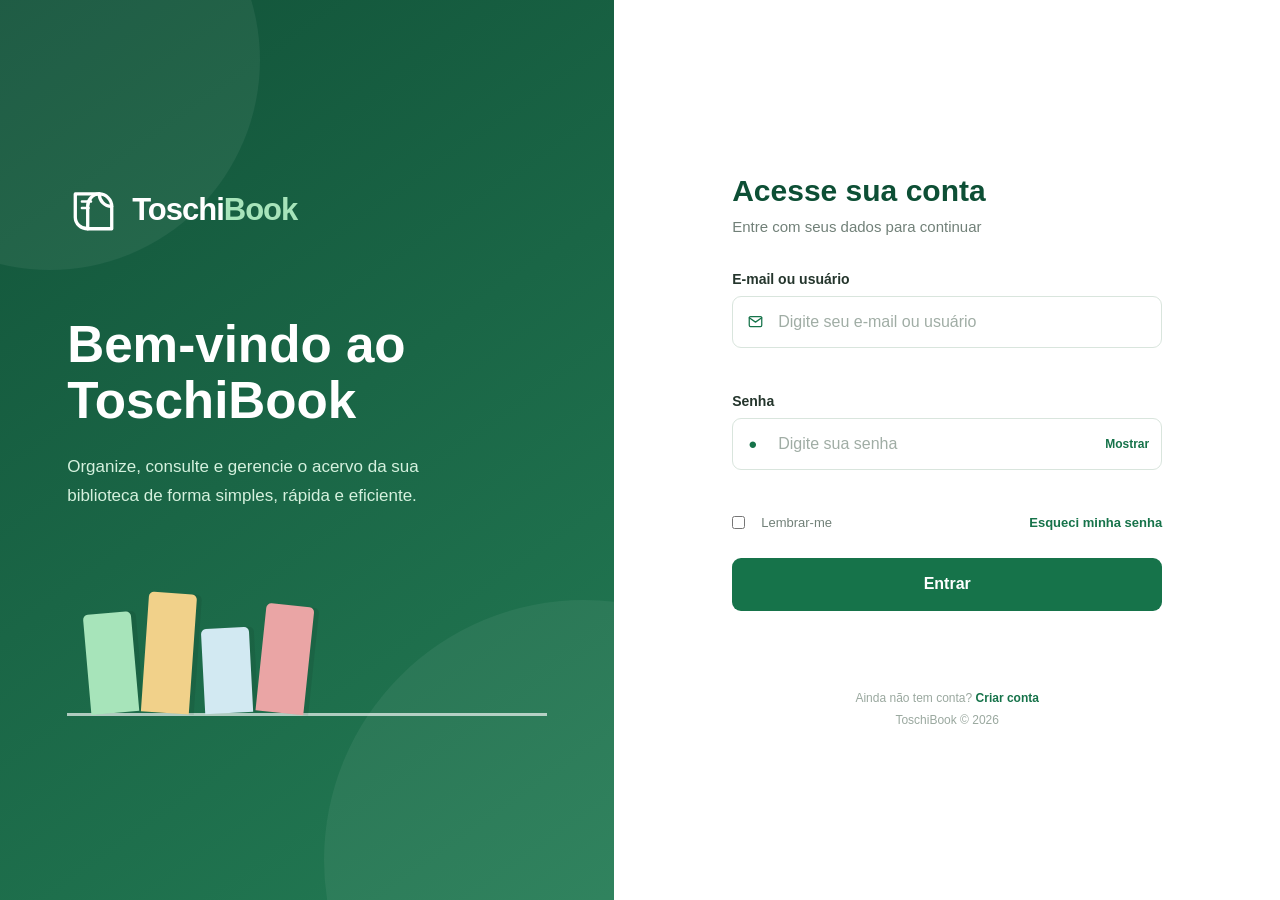
<file: html/index.html>
<!DOCTYPE html>
<html lang="pt-BR">
<head>
    <meta charset="UTF-8">
    <meta name="viewport" content="width=device-width, initial-scale=1.0">

    <title>Login | ToschiBook</title>

    <link rel="stylesheet" href="../css/style.css">
</head>
<body>

    <main class="login-page">

        <section class="brand-panel">
            <div class="brand-content">

                <div class="logo">
                    <div class="logo-icon">
                        <!-- Ícone provisório do ToschiBook -->
                        <svg viewBox="0 0 64 64" aria-hidden="true">
                            <path d="M10 12h29c8 0 15 7 15 15v27H25c-8 0-15-6-15-14V12Z"
                                  fill="none"
                                  stroke="currentColor"
                                  stroke-width="4"
                                  stroke-linejoin="round"/>

                            <path d="M25 54V27c0-8 6-15 14-15"
                                  fill="none"
                                  stroke="currentColor"
                                  stroke-width="4"
                                  stroke-linecap="round"/>

                            <path d="M39 12c0 8 6 15 15 15"
                                  fill="none"
                                  stroke="currentColor"
                                  stroke-width="4"
                                  stroke-linecap="round"/>

                            <path d="M18 21h11M18 29h8"
                                  fill="none"
                                  stroke="currentColor"
                                  stroke-width="3"
                                  stroke-linecap="round"/>
                        </svg>
                    </div>

                    <span>Toschi<span>Book</span></span>
                </div>

                <div class="welcome-text">
                    <h1>Bem-vindo ao ToschiBook</h1>

                    <p>
                        Organize, consulte e gerencie o acervo da sua biblioteca
                        de forma simples, rápida e eficiente.
                    </p>
                </div>

                <div class="books-decoration">
                    <span class="book book-one"></span>
                    <span class="book book-two"></span>
                    <span class="book book-three"></span>
                    <span class="book book-four"></span>
                </div>

            </div>
        </section>

        <section class="form-panel">
            <div class="login-card">

                <div class="mobile-logo logo">
                    <div class="logo-icon">
                        <svg viewBox="0 0 64 64" aria-hidden="true">
                            <path d="M10 12h29c8 0 15 7 15 15v27H25c-8 0-15-6-15-14V12Z"
                                  fill="none"
                                  stroke="currentColor"
                                  stroke-width="4"
                                  stroke-linejoin="round"/>

                            <path d="M25 54V27c0-8 6-15 14-15"
                                  fill="none"
                                  stroke="currentColor"
                                  stroke-width="4"
                                  stroke-linecap="round"/>

                            <path d="M39 12c0 8 6 15 15 15"
                                  fill="none"
                                  stroke="currentColor"
                                  stroke-width="4"
                                  stroke-linecap="round"/>
                        </svg>
                    </div>

                    <span>Toschi<span>Book</span></span>
                </div>

                <div class="form-header">
                    <h2>Acesse sua conta</h2>
                    <p>Entre com seus dados para continuar</p>
                </div>

                <form id="loginForm" novalidate>

                    <div class="input-group">
                        <label for="email">E-mail ou usuário</label>

                        <div class="input-wrapper">
                            <span class="input-icon"><svg xmlns="http://www.w3.org/2000/svg" viewBox="0 0 24 24" fill="none" stroke="currentColor" stroke-width="2" stroke-linecap="round" stroke-linejoin="round" class="icon-svg"><path d="M4 4h16c1.1 0 2 .9 2 2v12c0 1.1-.9 2-2 2H4c-1.1 0-2-.9-2-2V6c0-1.1.9-2 2-2z"/><polyline points="22 6 12 13 2 6"/></svg></span>

                            <input
                                type="text"
                                id="email"
                                name="email"
                                placeholder="Digite seu e-mail ou usuário"
                                autocomplete="username"
                            >
                        </div>

                        <small class="error-message" id="emailError"></small>
                    </div>

                    <div class="input-group">
                        <label for="password">Senha</label>

                        <div class="input-wrapper">
                            <span class="input-icon">●</span>

                            <input
                                type="password"
                                id="password"
                                name="password"
                                placeholder="Digite sua senha"
                                autocomplete="current-password"
                            >

                            <button
                                type="button"
                                class="show-password"
                                id="togglePassword"
                                aria-label="Mostrar senha"
                            >
                                Mostrar
                            </button>
                        </div>

                        <small class="error-message" id="passwordError"></small>
                    </div>

                    <div class="form-options">
                        <label class="remember-me">
                            <input type="checkbox" id="remember">
                            <span class="checkmark"></span>
                            Lembrar-me
                        </label>

                        <a href="#" id="forgotPassword">
                            Esqueci minha senha
                        </a>
                    </div>

                    <button type="submit" class="login-button" id="loginButton">
                        <span class="button-text">Entrar</span>
                        <span class="loading-spinner"></span>
                    </button>

                    <p class="status-message" id="statusMessage"></p>

                </form>

                <div class="form-footer">
                    <p>
                        Ainda não tem conta?
                        <a href="cadastro.html" class="create-account-link">
                            Criar conta
                        </a>
                    </p>
                    <p>
                        ToschiBook &copy; <span id="currentYear"></span>
                    </p>
                </div>

            </div>
        </section>

    </main>

    <script src="../javascript/script.js"></script>
</body>
</html>
</file>
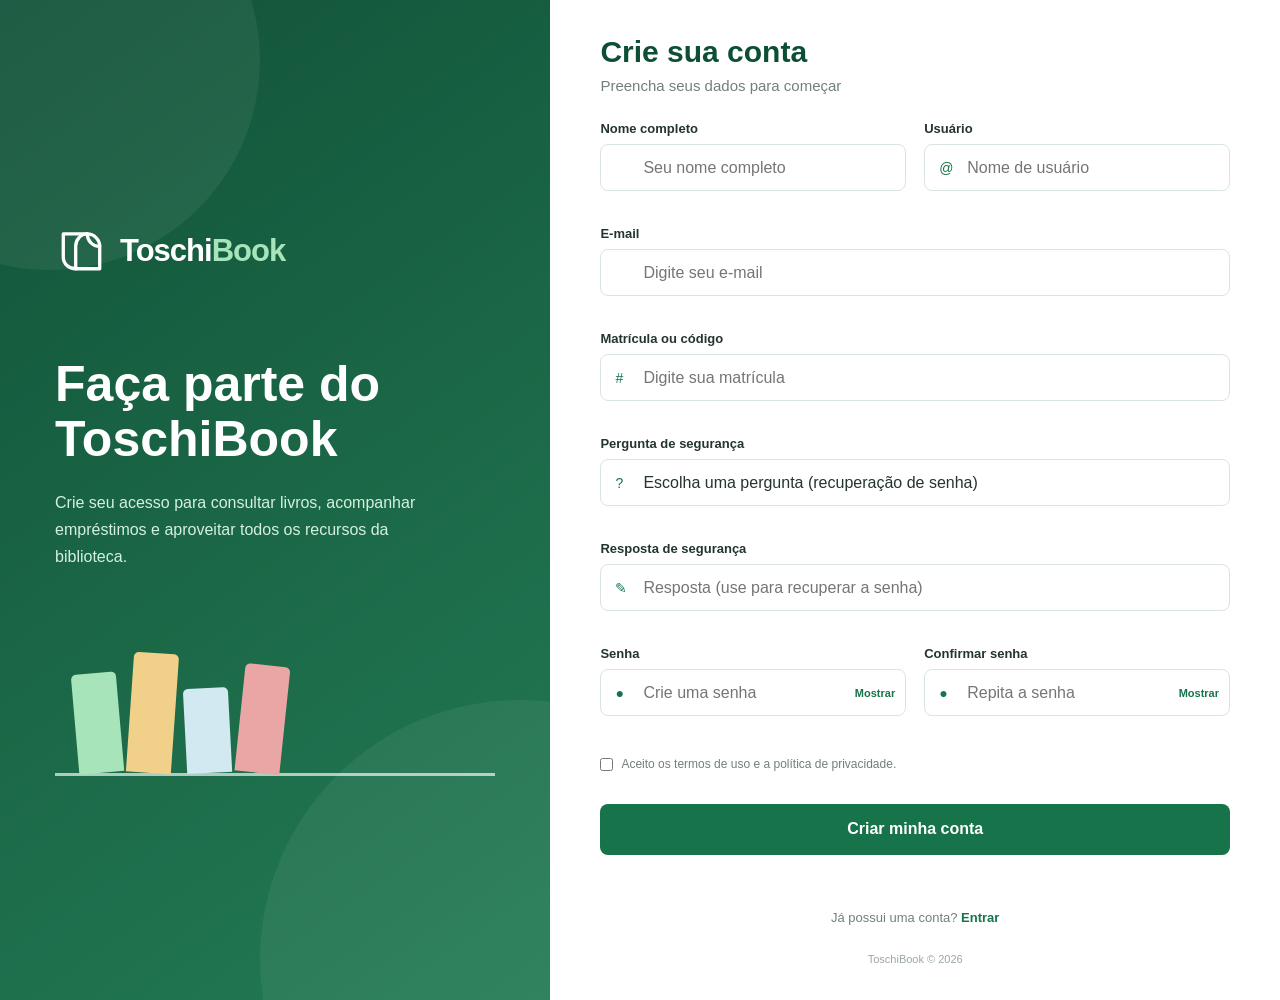
<file: html/cadastro.html>
<!DOCTYPE html>
<html lang="pt-BR">
<head>
    <meta charset="UTF-8">
    <meta name="viewport" content="width=device-width, initial-scale=1.0">

    <title>Cadastro | ToschiBook</title>

    <link rel="stylesheet" href="/css/cadastro.css">
</head>
<body>

    <main class="register-page">

        <section class="brand-panel">
            <div class="brand-content">

                <div class="logo">
                    <div class="logo-icon">
                        <svg viewBox="0 0 64 64" aria-hidden="true">
                            <path
                                d="M10 12h29c8 0 15 7 15 15v27H25c-8 0-15-6-15-14V12Z"
                                fill="none"
                                stroke="currentColor"
                                stroke-width="4"
                                stroke-linejoin="round"
                            />

                            <path
                                d="M25 54V27c0-8 6-15 14-15"
                                fill="none"
                                stroke="currentColor"
                                stroke-width="4"
                                stroke-linecap="round"
                            />

                            <path
                                d="M39 12c0 8 6 15 15 15"
                                fill="none"
                                stroke="currentColor"
                                stroke-width="4"
                                stroke-linecap="round"
                            />
                        </svg>
                    </div>

                    <span>Toschi<span>Book</span></span>
                </div>

                <div class="welcome-text">
                    <h1>Faça parte do ToschiBook</h1>

                    <p>
                        Crie seu acesso para consultar livros, acompanhar empréstimos
                        e aproveitar todos os recursos da biblioteca.
                    </p>
                </div>

                <div class="books-decoration">
                    <span class="book book-one"></span>
                    <span class="book book-two"></span>
                    <span class="book book-three"></span>
                    <span class="book book-four"></span>
                </div>

            </div>
        </section>

        <section class="form-panel">
            <div class="register-card">

                <div class="mobile-logo logo">
                    <div class="logo-icon">
                        <svg viewBox="0 0 64 64" aria-hidden="true">
                            <path
                                d="M10 12h29c8 0 15 7 15 15v27H25c-8 0-15-6-15-14V12Z"
                                fill="none"
                                stroke="currentColor"
                                stroke-width="4"
                                stroke-linejoin="round"
                            />

                            <path
                                d="M25 54V27c0-8 6-15 14-15"
                                fill="none"
                                stroke="currentColor"
                                stroke-width="4"
                                stroke-linecap="round"
                            />

                            <path
                                d="M39 12c0 8 6 15 15 15"
                                fill="none"
                                stroke="currentColor"
                                stroke-width="4"
                                stroke-linecap="round"
                            />
                        </svg>
                    </div>

                    <span>Toschi<span>Book</span></span>
                </div>

                <div class="form-header">
                    <h2>Crie sua conta</h2>
                    <p>Preencha seus dados para começar</p>
                </div>

                <form id="registerForm" novalidate>

                    <div class="form-row">
                        <div class="input-group">
                            <label for="name">Nome completo</label>

                            <div class="input-wrapper">
                                <span class="input-icon"><svg xmlns="http://www.w3.org/2000/svg" viewBox="0 0 24 24" fill="none" stroke="currentColor" stroke-width="2" stroke-linecap="round" stroke-linejoin="round" class="icon-svg"><path d="M20 21v-2a4 4 0 0 0-4-4H8a4 4 0 0 0-4 4v2"/><circle cx="12" cy="7" r="4"/></svg></span>

                                <input
                                    type="text"
                                    id="name"
                                    name="name"
                                    placeholder="Seu nome completo"
                                    autocomplete="name"
                                >
                            </div>

                            <small class="error-message" id="nameError"></small>
                        </div>

                        <div class="input-group">
                            <label for="username">Usuário</label>

                            <div class="input-wrapper">
                                <span class="input-icon">@</span>

                                <input
                                    type="text"
                                    id="username"
                                    name="username"
                                    placeholder="Nome de usuário"
                                    autocomplete="username"
                                >
                            </div>

                            <small class="error-message" id="usernameError"></small>
                        </div>
                    </div>

                    <div class="input-group">
                        <label for="email">E-mail</label>

                        <div class="input-wrapper">
                            <span class="input-icon"><svg xmlns="http://www.w3.org/2000/svg" viewBox="0 0 24 24" fill="none" stroke="currentColor" stroke-width="2" stroke-linecap="round" stroke-linejoin="round" class="icon-svg"><path d="M4 4h16c1.1 0 2 .9 2 2v12c0 1.1-.9 2-2 2H4c-1.1 0-2-.9-2-2V6c0-1.1.9-2 2-2z"/><polyline points="22 6 12 13 2 6"/></svg></span>

                            <input
                                type="email"
                                id="email"
                                name="email"
                                placeholder="Digite seu e-mail"
                                autocomplete="email"
                            >
                        </div>

                        <small class="error-message" id="emailError"></small>
                    </div>

                    <div class="input-group">
                        <label for="registration">Matrícula ou código</label>

                        <div class="input-wrapper">
                            <span class="input-icon">#</span>

                            <input
                                type="text"
                                id="registration"
                                name="registration"
                                placeholder="Digite sua matrícula"
                            >
                        </div>

                        <small class="error-message" id="registrationError"></small>
                    </div>

                    <div class="input-group">
                        <label for="securityQuestion">Pergunta de segurança</label>

                        <div class="input-wrapper">
                            <span class="input-icon">?</span>

                            <select id="securityQuestion" name="securityQuestion" class="select-input">
                                <option value="">Escolha uma pergunta (recuperação de senha)</option>
                                <option>Qual o nome do seu primeiro animal de estimação?</option>
                                <option>Qual o nome da cidade onde você nasceu?</option>
                                <option>Qual o nome da sua mãe?</option>
                                <option>Qual era o nome da sua primeira escola?</option>
                                <option>Qual o seu filme favorito?</option>
                            </select>
                        </div>

                        <small class="error-message" id="securityQuestionError"></small>
                    </div>

                    <div class="input-group">
                        <label for="securityAnswer">Resposta de segurança</label>

                        <div class="input-wrapper">
                            <span class="input-icon">✎</span>

                            <input
                                type="text"
                                id="securityAnswer"
                                name="securityAnswer"
                                placeholder="Resposta (use para recuperar a senha)"
                                autocomplete="off"
                            >
                        </div>

                        <small class="error-message" id="securityAnswerError"></small>
                    </div>

                    <div class="form-row">
                        <div class="input-group">
                            <label for="password">Senha</label>

                            <div class="input-wrapper">
                                <span class="input-icon">●</span>

                                <input
                                    type="password"
                                    id="password"
                                    name="password"
                                    placeholder="Crie uma senha"
                                    autocomplete="new-password"
                                >

                                <button
                                    type="button"
                                    class="show-password"
                                    data-target="password"
                                >
                                    Mostrar
                                </button>
                            </div>

                            <small class="error-message" id="passwordError"></small>
                        </div>

                        <div class="input-group">
                            <label for="confirmPassword">Confirmar senha</label>

                            <div class="input-wrapper">
                                <span class="input-icon">●</span>

                                <input
                                    type="password"
                                    id="confirmPassword"
                                    name="confirmPassword"
                                    placeholder="Repita a senha"
                                    autocomplete="new-password"
                                >

                                <button
                                    type="button"
                                    class="show-password"
                                    data-target="confirmPassword"
                                >
                                    Mostrar
                                </button>
                            </div>

                            <small class="error-message" id="confirmPasswordError"></small>
                        </div>
                    </div>

                    <label class="terms">
                        <input type="checkbox" id="terms">
                        <span>
                            Aceito os termos de uso e a política de privacidade.
                        </span>
                    </label>

                    <small class="error-message" id="termsError"></small>

                    <button
                        type="submit"
                        class="register-button"
                        id="registerButton"
                    >
                        <span class="button-text">Criar minha conta</span>
                        <span class="loading-spinner"></span>
                    </button>

                    <p class="status-message" id="statusMessage"></p>

                </form>

                <div class="login-link">
                    Já possui uma conta?
                    <a href="index.html">Entrar</a>
                </div>

                <div class="form-footer">
                    ToschiBook &copy; <span id="currentYear"></span>
                </div>

            </div>
        </section>

    </main>

    <script src="/javascript/cadastro.js"></script>
</body>
</html>
</file>
<file: css/style.css>
:root {
    --primary-green: #16734a;
    --dark-green: #0d4f35;
    --light-green: #e9f6ee;
    --soft-green: #f5fbf7;
    --text-color: #24352c;
    --muted-color: #718078;
    --border-color: #d9e5dd;
    --error-color: #c0392b;
    --white: #ffffff;
}

* {
    margin: 0;
    padding: 0;
    box-sizing: border-box;
}

body {
    min-height: 100vh;
    font-family: Arial, Helvetica, sans-serif;
    color: var(--text-color);
    background: var(--soft-green);
}

button,
input {
    font: inherit;
}

button {
    cursor: pointer;
}

.login-page {
    display: flex;
    min-height: 100vh;
}

/* Painel verde */

.brand-panel {
    position: relative;
    display: flex;
    align-items: center;
    justify-content: center;
    width: 48%;
    min-height: 100vh;
    overflow: hidden;
    color: var(--white);
    background:
        linear-gradient(
            145deg,
            rgba(13, 79, 53, 0.98),
            rgba(22, 115, 74, 0.94)
        );
}

.brand-panel::before,
.brand-panel::after {
    content: "";
    position: absolute;
    border-radius: 50%;
    background: rgba(255, 255, 255, 0.06);
}

.brand-panel::before {
    width: 420px;
    height: 420px;
    top: -150px;
    left: -160px;
}

.brand-panel::after {
    width: 520px;
    height: 520px;
    right: -230px;
    bottom: -220px;
}

.brand-content {
    position: relative;
    z-index: 1;
    width: min(80%, 480px);
}

.logo {
    display: flex;
    align-items: center;
    gap: 12px;
    font-size: 31px;
    font-weight: 700;
    letter-spacing: -1px;
}

.logo > span > span {
    color: #a7e4ba;
}

.logo-icon {
    display: flex;
    align-items: center;
    justify-content: center;
    width: 53px;
    height: 53px;
    color: var(--white);
}

.logo-icon svg {
    width: 100%;
    height: 100%;
}

.welcome-text {
    margin-top: 80px;
}

.welcome-text h1 {
    max-width: 420px;
    margin-bottom: 24px;
    font-size: clamp(32px, 4vw, 52px);
    line-height: 1.1;
}

.welcome-text p {
    max-width: 410px;
    color: #d5f1de;
    font-size: 17px;
    line-height: 1.7;
}

.books-decoration {
    display: flex;
    align-items: end;
    gap: 10px;
    height: 130px;
    margin-top: 75px;
    padding-left: 20px;
    border-bottom: 3px solid rgba(255, 255, 255, 0.65);
}

.book {
    display: block;
    width: 48px;
    border-radius: 5px 5px 0 0;
    box-shadow: 5px 0 0 rgba(0, 0, 0, 0.08);
}

.book-one {
    height: 100px;
    background: #a7e4ba;
    transform: rotate(-5deg);
}

.book-two {
    height: 120px;
    background: #f1d18a;
    transform: rotate(4deg);
}

.book-three {
    height: 85px;
    background: #d2e9f2;
    transform: rotate(-3deg);
}

.book-four {
    height: 108px;
    background: #eaa5a5;
    transform: rotate(6deg);
}

/* Painel do formulário */

.form-panel {
    display: flex;
    align-items: center;
    justify-content: center;
    width: 52%;
    padding: 40px;
    background: var(--white);
}

.login-card {
    width: min(100%, 430px);
}

.form-header {
    margin-bottom: 36px;
}

.form-header h2 {
    margin-bottom: 10px;
    color: var(--dark-green);
    font-size: 30px;
}

.form-header p {
    color: var(--muted-color);
    font-size: 15px;
}

.mobile-logo {
    display: none;
}

.input-group {
    margin-bottom: 22px;
}

.input-group label {
    display: block;
    margin-bottom: 9px;
    color: var(--text-color);
    font-size: 14px;
    font-weight: 600;
}

.input-wrapper {
    position: relative;
    display: flex;
    align-items: center;
}

.input-icon {
    position: absolute;
    left: 16px;
    z-index: 1;
    color: var(--primary-green);
    font-size: 15px;
}

.input-wrapper input {
    width: 100%;
    height: 52px;
    padding: 0 16px 0 45px;
    border: 1px solid var(--border-color);
    border-radius: 9px;
    outline: none;
    color: var(--text-color);
    background: var(--white);
    transition: 0.2s ease;
}

.input-wrapper input::placeholder {
    color: #a0ada5;
}

.input-wrapper input:focus {
    border-color: var(--primary-green);
    box-shadow: 0 0 0 4px rgba(22, 115, 74, 0.1);
}

.input-wrapper input.input-error {
    border-color: var(--error-color);
}

.show-password {
    position: absolute;
    right: 13px;
    border: 0;
    color: var(--primary-green);
    background: transparent;
    font-size: 12px;
    font-weight: 600;
}

.show-password:hover {
    text-decoration: underline;
}

.error-message {
    display: block;
    min-height: 17px;
    margin-top: 6px;
    color: var(--error-color);
    font-size: 12px;
}

.form-options {
    display: flex;
    align-items: center;
    justify-content: space-between;
    margin: 3px 0 28px;
    font-size: 13px;
}

.remember-me {
    display: flex;
    align-items: center;
    gap: 8px;
    color: var(--muted-color);
    cursor: pointer;
}

.remember-me input {
    accent-color: var(--primary-green);
}

.form-options a {
    color: var(--primary-green);
    font-weight: 600;
    text-decoration: none;
}

.form-options a:hover {
    text-decoration: underline;
}

.login-button {
    display: flex;
    align-items: center;
    justify-content: center;
    width: 100%;
    height: 53px;
    border: 0;
    border-radius: 9px;
    color: var(--white);
    background: var(--primary-green);
    font-weight: 700;
    transition: 0.2s ease;
}

.login-button:hover {
    background: var(--dark-green);
    transform: translateY(-1px);
    box-shadow: 0 7px 16px rgba(22, 115, 74, 0.2);
}

.login-button:disabled {
    cursor: not-allowed;
    opacity: 0.75;
}

.loading-spinner {
    display: none;
    width: 19px;
    height: 19px;
    border: 3px solid rgba(255, 255, 255, 0.4);
    border-top-color: var(--white);
    border-radius: 50%;
    animation: spin 0.8s linear infinite;
}

.login-button.loading .button-text {
    display: none;
}

.login-button.loading .loading-spinner {
    display: block;
}

.status-message {
    min-height: 20px;
    margin-top: 15px;
    text-align: center;
    font-size: 13px;
}

.status-message.success {
    color: var(--primary-green);
}

.status-message.error {
    color: var(--error-color);
}

.form-footer {
    display: flex;
    flex-direction: column;
    gap: 8px;
    margin-top: 45px;
    color: #9aa89f;
    font-size: 12px;
    text-align: center;
}

.create-account-link {
    color: var(--primary-green);
    font-weight: 700;
    text-decoration: none;
}

.create-account-link:hover {
    text-decoration: underline;
}

@keyframes spin {
    to {
        transform: rotate(360deg);
    }
}

/* Responsividade */

@media (max-width: 850px) {
    .login-page {
        display: block;
    }

    .brand-panel {
        display: none;
    }

    .form-panel {
        width: 100%;
        min-height: 100vh;
        padding: 28px 22px;
    }

    .mobile-logo {
        display: flex;
        justify-content: center;
        margin-bottom: 55px;
        color: var(--primary-green);
    }

    .mobile-logo .logo-icon {
        color: var(--primary-green);
    }

    .form-header {
        margin-bottom: 30px;
    }
}

@media (max-width: 430px) {
    .form-panel {
        padding: 25px 18px;
    }

    .mobile-logo {
        margin-bottom: 42px;
        font-size: 27px;
    }

    .form-header h2 {
        font-size: 26px;
    }

    .form-options {
        align-items: flex-start;
        flex-direction: column;
        gap: 15px;
    }

    .form-footer {
        margin-top: 45px;
    }
}

/* Ícones SVG (substituem os emojis) */
.icon-svg {
    width: 1em;
    height: 1em;
    display: inline-block;
    vertical-align: -0.125em;
    flex-shrink: 0;
}
</file>
<file: css/cadastro.css>
:root {
    --primary-green: #16734a;
    --dark-green: #0d4f35;
    --soft-green: #f5fbf7;
    --text-color: #24352c;
    --muted-color: #718078;
    --border-color: #d9e5dd;
    --error-color: #c0392b;
    --white: #ffffff;
}

* {
    margin: 0;
    padding: 0;
    box-sizing: border-box;
}

body {
    min-height: 100vh;
    font-family: Arial, Helvetica, sans-serif;
    color: var(--text-color);
    background: var(--soft-green);
}

button,
input {
    font: inherit;
}

button {
    cursor: pointer;
}

.register-page {
    display: flex;
    min-height: 100vh;
}

/* Painel de marca */

.brand-panel {
    position: relative;
    display: flex;
    align-items: center;
    justify-content: center;
    width: 43%;
    min-height: 100vh;
    overflow: hidden;
    color: var(--white);
    background: linear-gradient(
        145deg,
        rgba(13, 79, 53, 0.98),
        rgba(22, 115, 74, 0.94)
    );
}

.brand-panel::before,
.brand-panel::after {
    content: "";
    position: absolute;
    border-radius: 50%;
    background: rgba(255, 255, 255, 0.06);
}

.brand-panel::before {
    width: 420px;
    height: 420px;
    top: -150px;
    left: -160px;
}

.brand-panel::after {
    width: 520px;
    height: 520px;
    right: -230px;
    bottom: -220px;
}

.brand-content {
    position: relative;
    z-index: 1;
    width: min(80%, 450px);
}

.logo {
    display: flex;
    align-items: center;
    gap: 12px;
    font-size: 31px;
    font-weight: 700;
    letter-spacing: -1px;
}

.logo > span > span {
    color: #a7e4ba;
}

.logo-icon {
    width: 53px;
    height: 53px;
}

.logo-icon svg {
    width: 100%;
    height: 100%;
}

.welcome-text {
    margin-top: 80px;
}

.welcome-text h1 {
    margin-bottom: 22px;
    font-size: clamp(32px, 4vw, 50px);
    line-height: 1.1;
}

.welcome-text p {
    max-width: 390px;
    color: #d5f1de;
    font-size: 16px;
    line-height: 1.7;
}

.books-decoration {
    display: flex;
    align-items: end;
    gap: 10px;
    height: 130px;
    margin-top: 75px;
    padding-left: 20px;
    border-bottom: 3px solid rgba(255, 255, 255, 0.65);
}

.book {
    display: block;
    width: 45px;
    border-radius: 5px 5px 0 0;
}

.book-one {
    height: 100px;
    background: #a7e4ba;
    transform: rotate(-5deg);
}

.book-two {
    height: 120px;
    background: #f1d18a;
    transform: rotate(4deg);
}

.book-three {
    height: 85px;
    background: #d2e9f2;
    transform: rotate(-3deg);
}

.book-four {
    height: 108px;
    background: #eaa5a5;
    transform: rotate(6deg);
}

/* Formulário */

.form-panel {
    display: flex;
    align-items: center;
    justify-content: center;
    width: 57%;
    padding: 35px 50px;
    background: var(--white);
}

.register-card {
    width: min(100%, 650px);
}

.mobile-logo {
    display: none;
}

.form-header {
    margin-bottom: 27px;
}

.form-header h2 {
    margin-bottom: 8px;
    color: var(--dark-green);
    font-size: 30px;
}

.form-header p {
    color: var(--muted-color);
    font-size: 15px;
}

.form-row {
    display: grid;
    grid-template-columns: 1fr 1fr;
    gap: 18px;
}

.input-group {
    margin-bottom: 15px;
}

.input-group label {
    display: block;
    margin-bottom: 8px;
    font-size: 13px;
    font-weight: 600;
}

.input-wrapper {
    position: relative;
    display: flex;
    align-items: center;
}

.input-icon {
    position: absolute;
    left: 15px;
    z-index: 1;
    color: var(--primary-green);
    font-size: 14px;
}

.input-wrapper input {
    width: 100%;
    height: 47px;
    padding: 0 75px 0 42px;
    border: 1px solid var(--border-color);
    border-radius: 8px;
    outline: none;
    color: var(--text-color);
    background: var(--white);
    transition: 0.2s ease;
}

.input-wrapper input:focus {
    border-color: var(--primary-green);
    box-shadow: 0 0 0 4px rgba(22, 115, 74, 0.1);
}

.input-wrapper input.input-error {
    border-color: var(--error-color);
}

.show-password {
    position: absolute;
    right: 11px;
    border: 0;
    color: var(--primary-green);
    background: transparent;
    font-size: 11px;
    font-weight: 600;
}

.show-password:hover {
    text-decoration: underline;
}

.error-message {
    display: block;
    min-height: 15px;
    margin-top: 5px;
    color: var(--error-color);
    font-size: 11px;
}

.terms {
    display: flex;
    align-items: flex-start;
    gap: 8px;
    margin: 5px 0 0;
    color: var(--muted-color);
    font-size: 12px;
    line-height: 1.4;
    cursor: pointer;
}

.terms input {
    margin-top: 2px;
    accent-color: var(--primary-green);
}

.register-button {
    display: flex;
    align-items: center;
    justify-content: center;
    width: 100%;
    height: 51px;
    margin-top: 11px;
    border: 0;
    border-radius: 8px;
    color: var(--white);
    background: var(--primary-green);
    font-weight: 700;
    transition: 0.2s ease;
}

.register-button:hover {
    background: var(--dark-green);
    transform: translateY(-1px);
    box-shadow: 0 7px 16px rgba(22, 115, 74, 0.2);
}

.register-button:disabled {
    cursor: not-allowed;
    opacity: 0.75;
}

.loading-spinner {
    display: none;
    width: 19px;
    height: 19px;
    border: 3px solid rgba(255, 255, 255, 0.4);
    border-top-color: var(--white);
    border-radius: 50%;
    animation: spin 0.8s linear infinite;
}

.register-button.loading .button-text {
    display: none;
}

.register-button.loading .loading-spinner {
    display: block;
}

.status-message {
    min-height: 20px;
    margin-top: 12px;
    text-align: center;
    font-size: 13px;
}

.status-message.success {
    color: var(--primary-green);
}

.status-message.error {
    color: var(--error-color);
}

.login-link {
    margin-top: 23px;
    color: var(--muted-color);
    font-size: 13px;
    text-align: center;
}

.login-link a {
    color: var(--primary-green);
    font-weight: 700;
    text-decoration: none;
}

.login-link a:hover {
    text-decoration: underline;
}

.form-footer {
    margin-top: 28px;
    color: #9aa89f;
    font-size: 11px;
    text-align: center;
}

@keyframes spin {
    to {
        transform: rotate(360deg);
    }
}

/* Responsividade */

@media (max-width: 1000px) {
    .brand-panel {
        width: 38%;
    }

    .form-panel {
        width: 62%;
        padding: 30px;
    }

    .form-row {
        grid-template-columns: 1fr;
        gap: 0;
    }
}

@media (max-width: 780px) {
    .register-page {
        display: block;
    }

    .brand-panel {
        display: none;
    }

    .form-panel {
        width: 100%;
        min-height: 100vh;
        padding: 28px 22px;
    }

    .mobile-logo {
        display: flex;
        justify-content: center;
        margin-bottom: 38px;
        color: var(--primary-green);
    }

    .mobile-logo .logo-icon {
        color: var(--primary-green);
    }

    .form-header {
        margin-bottom: 25px;
    }
}

@media (max-width: 430px) {
    .form-panel {
        padding: 24px 17px;
    }

    .mobile-logo {
        margin-bottom: 32px;
        font-size: 27px;
    }

    .form-header h2 {
        font-size: 26px;
    }
}

/* Select da pergunta de segurança (mesmo visual dos inputs) */
.input-wrapper select.select-input {
    width: 100%;
    height: 47px;
    padding: 0 14px 0 42px;
    border: 1px solid var(--border-color);
    border-radius: 8px;
    outline: none;
    color: var(--text-color);
    background: var(--white);
    font: inherit;
    cursor: pointer;
    transition: 0.2s ease;
    appearance: none;
}

.input-wrapper select.select-input:focus {
    border-color: var(--primary-green);
    box-shadow: 0 0 0 4px rgba(22, 115, 74, 0.1);
}

.input-wrapper select.select-input.input-error {
    border-color: var(--error-color);
}
</file>
